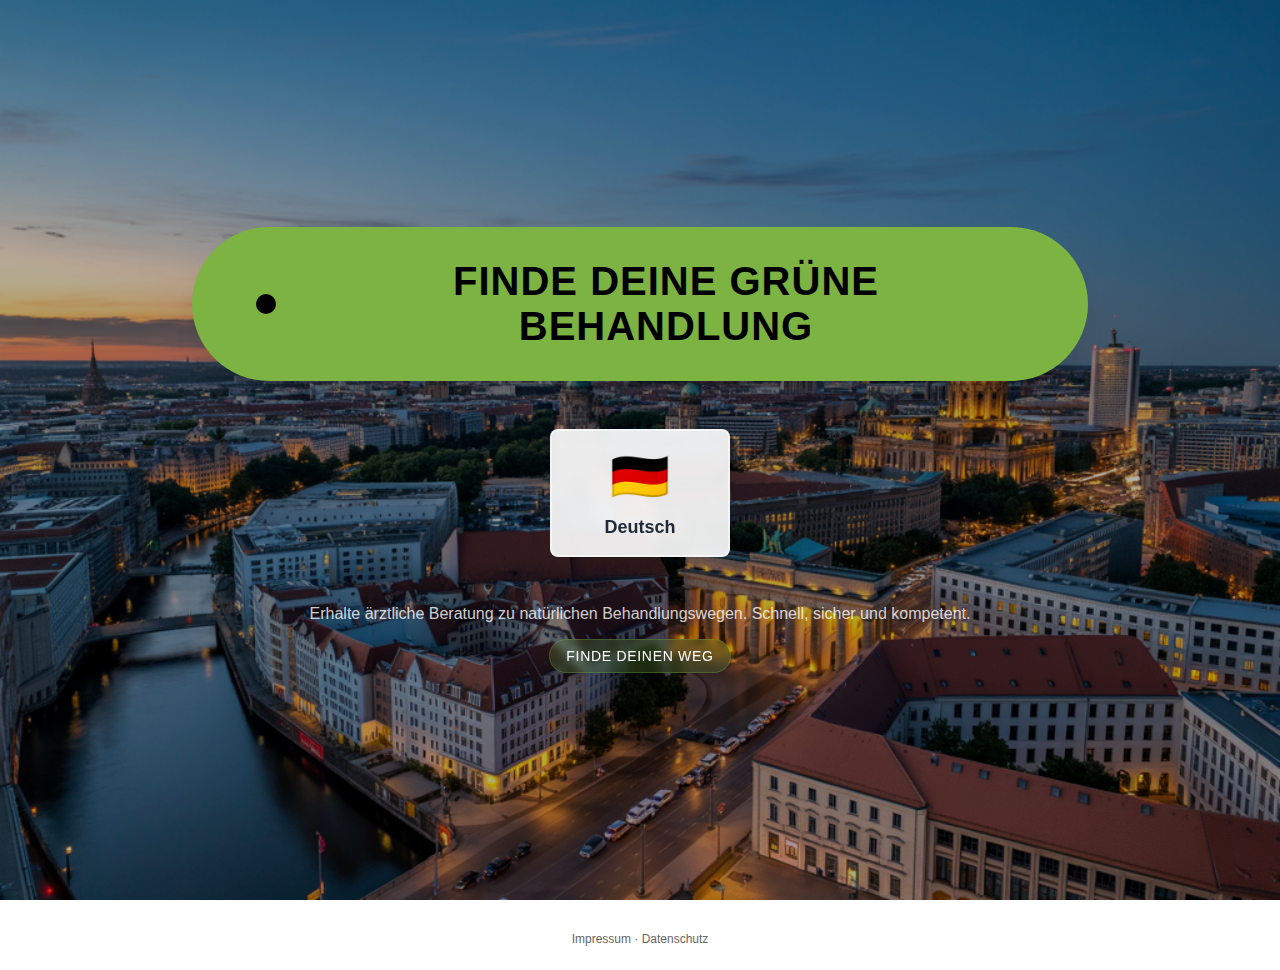
<file: index.html>
<!doctype html>
<html lang="de">

<head>
  <!-- TripleWhale Tracking - Must be first -->
  <link rel='preconnect dns-prefetch' href='https://api.config-security.com/' crossorigin />
  <link rel='preconnect dns-prefetch' href='https://conf.config-security.com/' crossorigin />
  <script>
    /* >> TriplePixel :: start*/
    window.TriplePixelData = { TripleName: "www.grunebalance.de", ver: "2.17", plat: "custom-msp", isHeadless: true }, function (W, H, A, L, E, _, B, N) { function O(U, T, P, H, R) { void 0 === R && (R = !1), H = new XMLHttpRequest, P ? (H.open("POST", U, !0), H.setRequestHeader("Content-Type", "text/plain")) : H.open("GET", U, !0), H.send(JSON.stringify(P || {})), H.onreadystatechange = function () { 4 === H.readyState && 200 === H.status ? (R = H.responseText, U.includes("/first") ? eval(R) : P || (N[B] = R)) : (299 < H.status || H.status < 200) && T && !R && (R = !0, O(U, T - 1, P)) } } if (N = window, !N[H + "sn"]) { N[H + "sn"] = 1, L = function () { return Date.now().toString(36) + "_" + Math.random().toString(36) }; try { A.setItem(H, 1 + (0 | A.getItem(H) || 0)), (E = JSON.parse(A.getItem(H + "U") || "[]")).push({ u: location.href, r: document.referrer, t: Date.now(), id: L() }), A.setItem(H + "U", JSON.stringify(E)) } catch (e) { } var i, m, p; A.getItem('"!nC`') || (_ = A, A = N, A[H] || (E = A[H] = function (t, e, a) { return void 0 === a && (a = []), "State" == t ? E.s : (W = L(), (E._q = E._q || []).push([W, t, e].concat(a)), W) }, E.s = "Installed", E._q = [], E.ch = W, B = "configSecurityConfModel", N[B] = 1, O("https://conf.config-security.com/model", 5), i = L(), m = A[atob("c2NyZWVu")], _.setItem("di_pmt_wt", i), p = { id: i, action: "profile", avatar: _.getItem("auth-security_rand_salt_"), time: m[atob("d2lkdGg=")] + ":" + m[atob("aGVpZ2h0")], host: A.TriplePixelData.TripleName, plat: A.TriplePixelData.plat, url: window.location.href.slice(0, 500), ref: document.referrer, ver: A.TriplePixelData.ver }, O("https://api.config-security.com/event", 5, p), O("https://api.config-security.com/first?host=www.grunebalance.de&plat=custom-msp", 5))) } }("", "TriplePixel", localStorage);
    /* << TriplePixel :: end*/
  </script>

  <meta charset="UTF-8" />
  <link rel="icon" type="image/x-icon" href="/favicon.ico" />
  <meta name="viewport" content="width=device-width, initial-scale=1.0" />
  <title>GRUNEBALANCE.DE - Find Your Way</title>
  <script type="module" crossorigin src="/assets/script.js"></script>
  <link rel="stylesheet" crossorigin href="/assets/style.css">
</head>

<body>
  <div id="root"></div>
  <footer class="site-footer">
    <nav><a href="/impressum.html">Impressum</a> · <a href="/datenschutz.html">Datenschutz</a></nav>
  </footer>
  <script>
    // Retarget any anchor with text "Impressum" to the internal static page
    (function () {
      function updateAnchorHref(anchor) {
        if (!anchor || anchor.tagName !== 'A') return;
        var text = (anchor.textContent || '').trim().toLowerCase();
        if (text === 'impressum') {
          anchor.setAttribute('href', '/impressum.html');
          anchor.setAttribute('rel', 'nofollow');
        }
      }
      function scan(node) {
        if (!node) return;
        if (node.nodeType === 1) { // element
          if (node.tagName === 'A') updateAnchorHref(node);
          var anchors = node.querySelectorAll ? node.querySelectorAll('a') : [];
          for (var i = 0; i < anchors.length; i++) updateAnchorHref(anchors[i]);
        }
      }
      var observer = new MutationObserver(function (mutations) {
        for (var i = 0; i < mutations.length; i++) {
          var m = mutations[i];
          if (m.addedNodes) {
            for (var j = 0; j < m.addedNodes.length; j++) scan(m.addedNodes[j]);
          }
        }
      });
      // Also retarget Datenschutz/Datenschutzerklärung anchors to internal static page
      function updatePrivacyAnchorHref(anchor) {
        if (!anchor || anchor.tagName !== 'A') return;
        var text = (anchor.textContent || '').trim().toLowerCase();
        if (text === 'datenschutz' || text === 'datenschutzerklärung' || text === 'datenschutzerklarung') {
          anchor.setAttribute('href', '/datenschutz.html');
          anchor.setAttribute('rel', 'nofollow');
        }
      }
      function scanPrivacy(node) {
        if (!node) return;
        if (node.nodeType === 1) {
          if (node.tagName === 'A') updatePrivacyAnchorHref(node);
          var anchors = node.querySelectorAll ? node.querySelectorAll('a') : [];
          for (var i = 0; i < anchors.length; i++) updatePrivacyAnchorHref(anchors[i]);
        }
      }
      scan(document);
      scanPrivacy(document);
      if (document.body) {
        observer.observe(document.body, { childList: true, subtree: true });
      } else {
        window.addEventListener('DOMContentLoaded', function () {
          if (document.body) observer.observe(document.body, { childList: true, subtree: true });
        });
      }
    })();
  </script>
  <style>
    .site-footer {
      margin: 32px 0 24px;
      text-align: center;
      color: #666;
      font-size: 12px
    }

    .site-footer a {
      color: inherit;
      text-decoration: none
    }

    .site-footer a:hover {
      text-decoration: underline
    }
  </style>
</body>

</html>
</file>
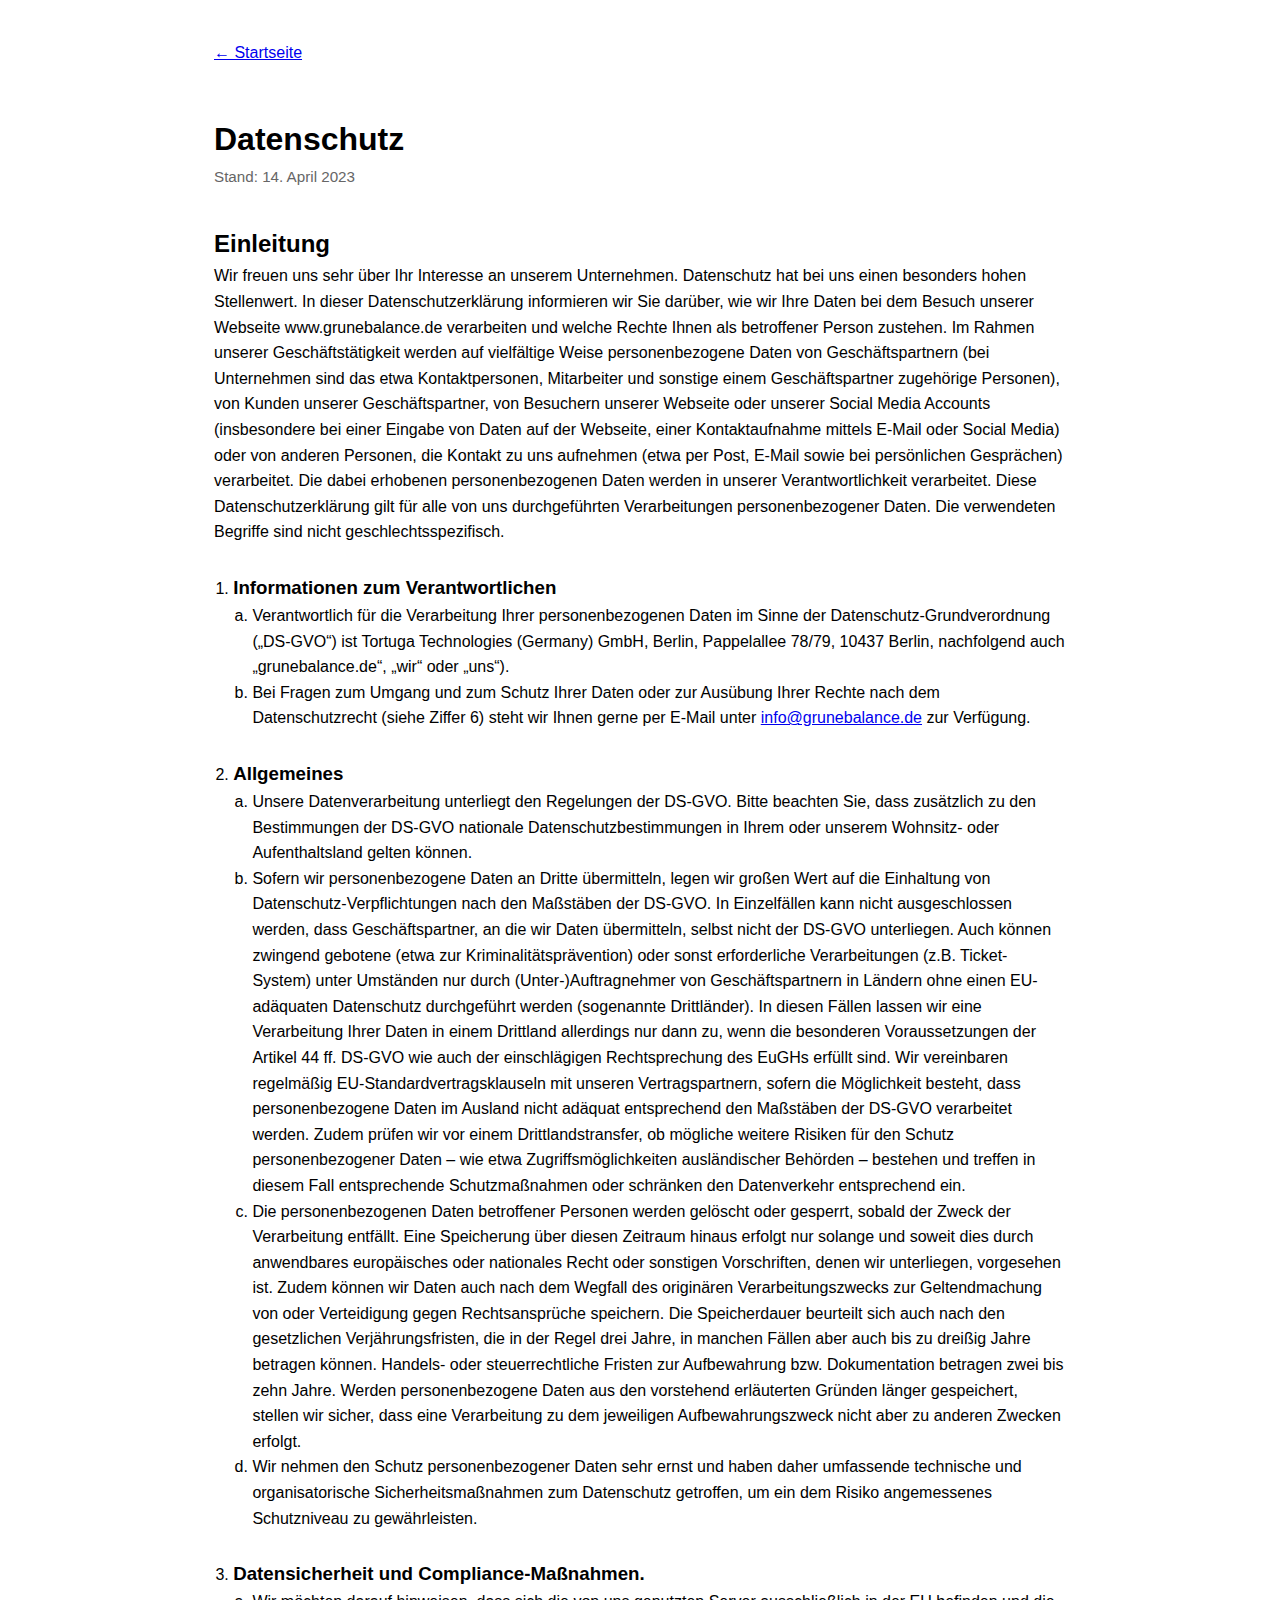
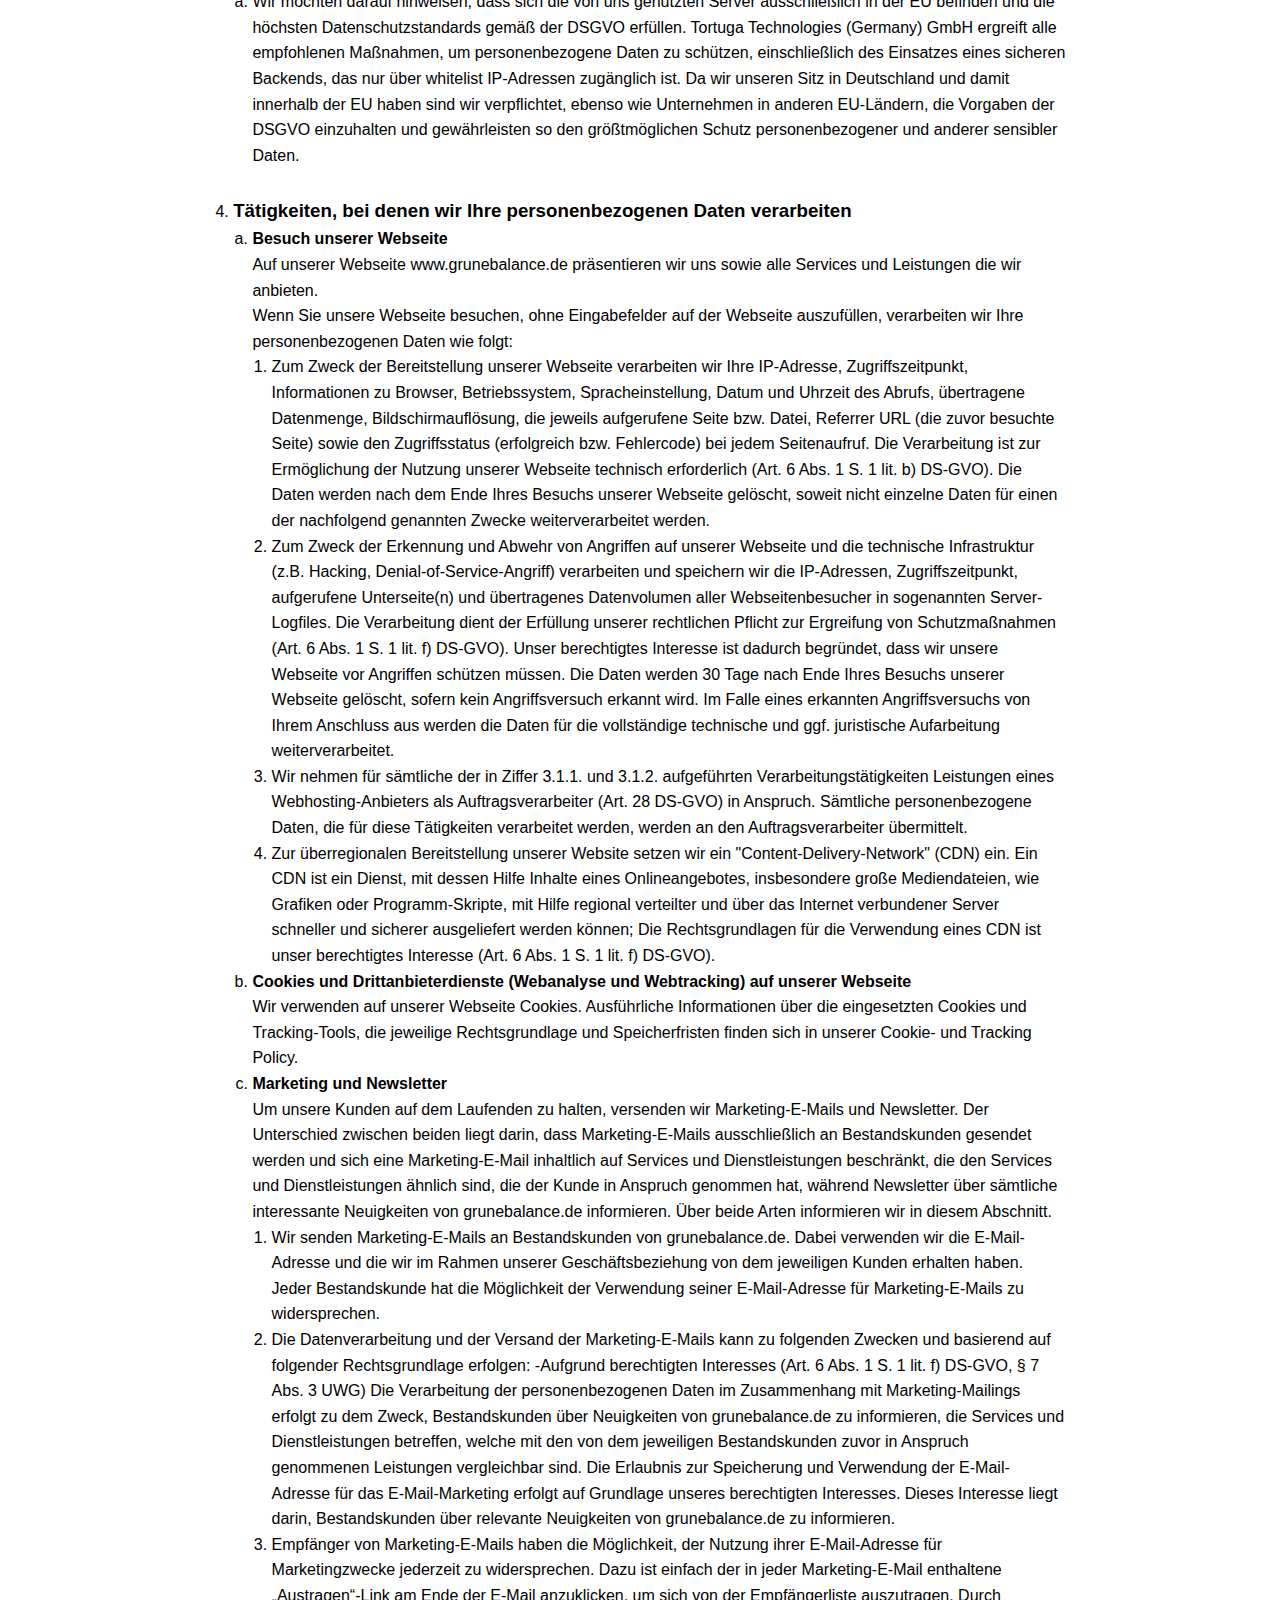
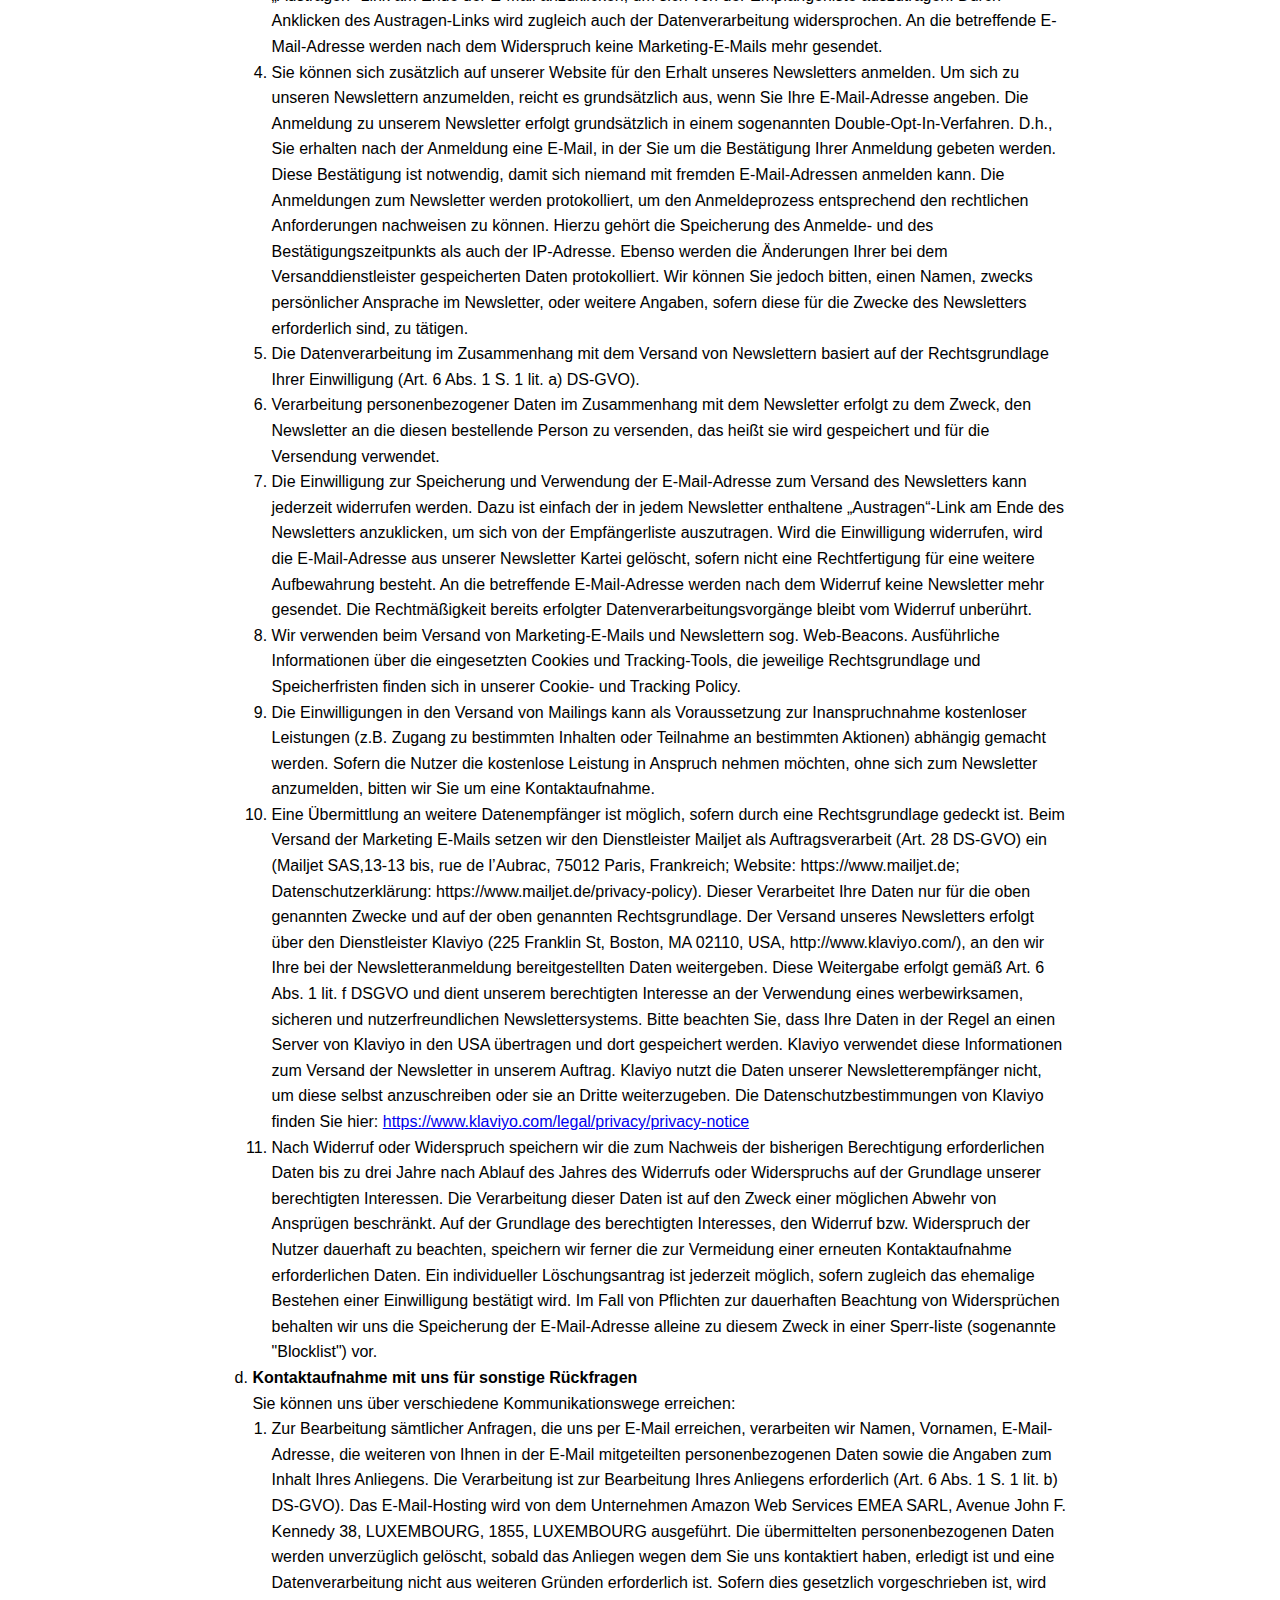
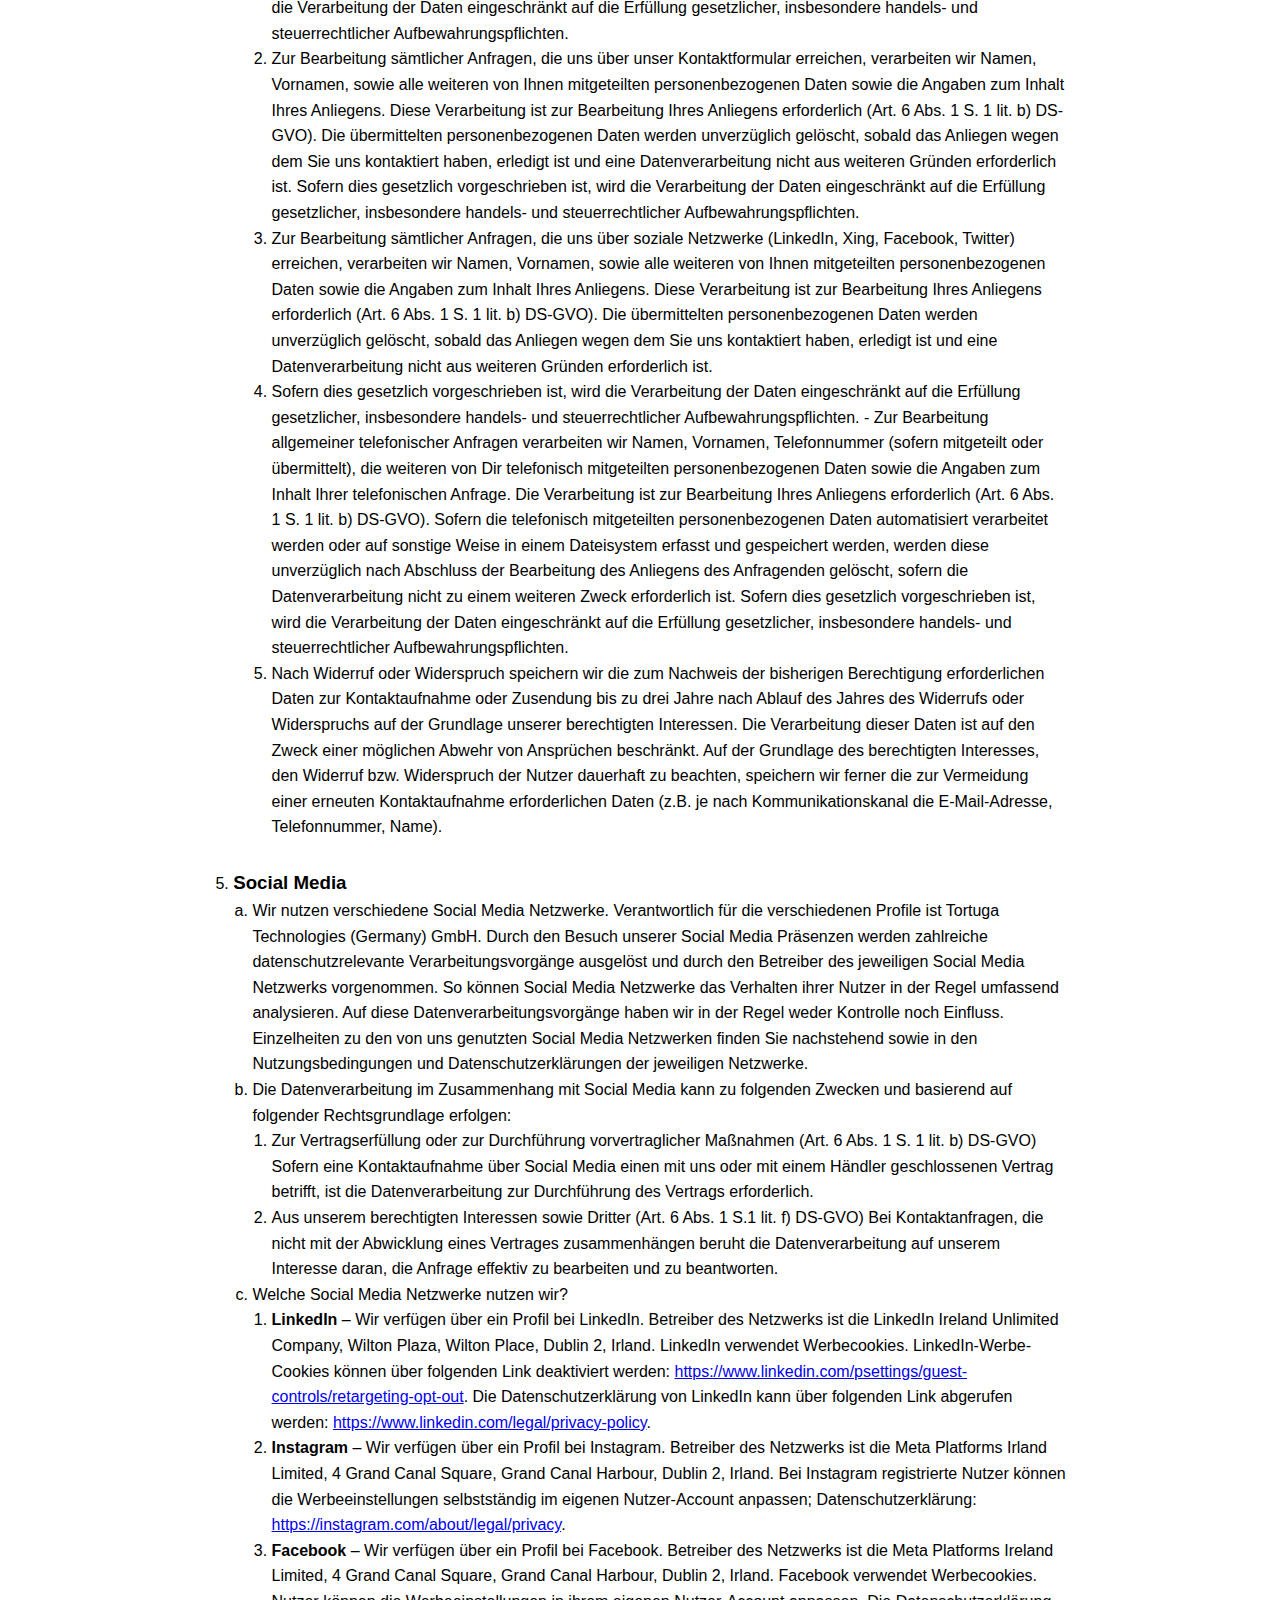
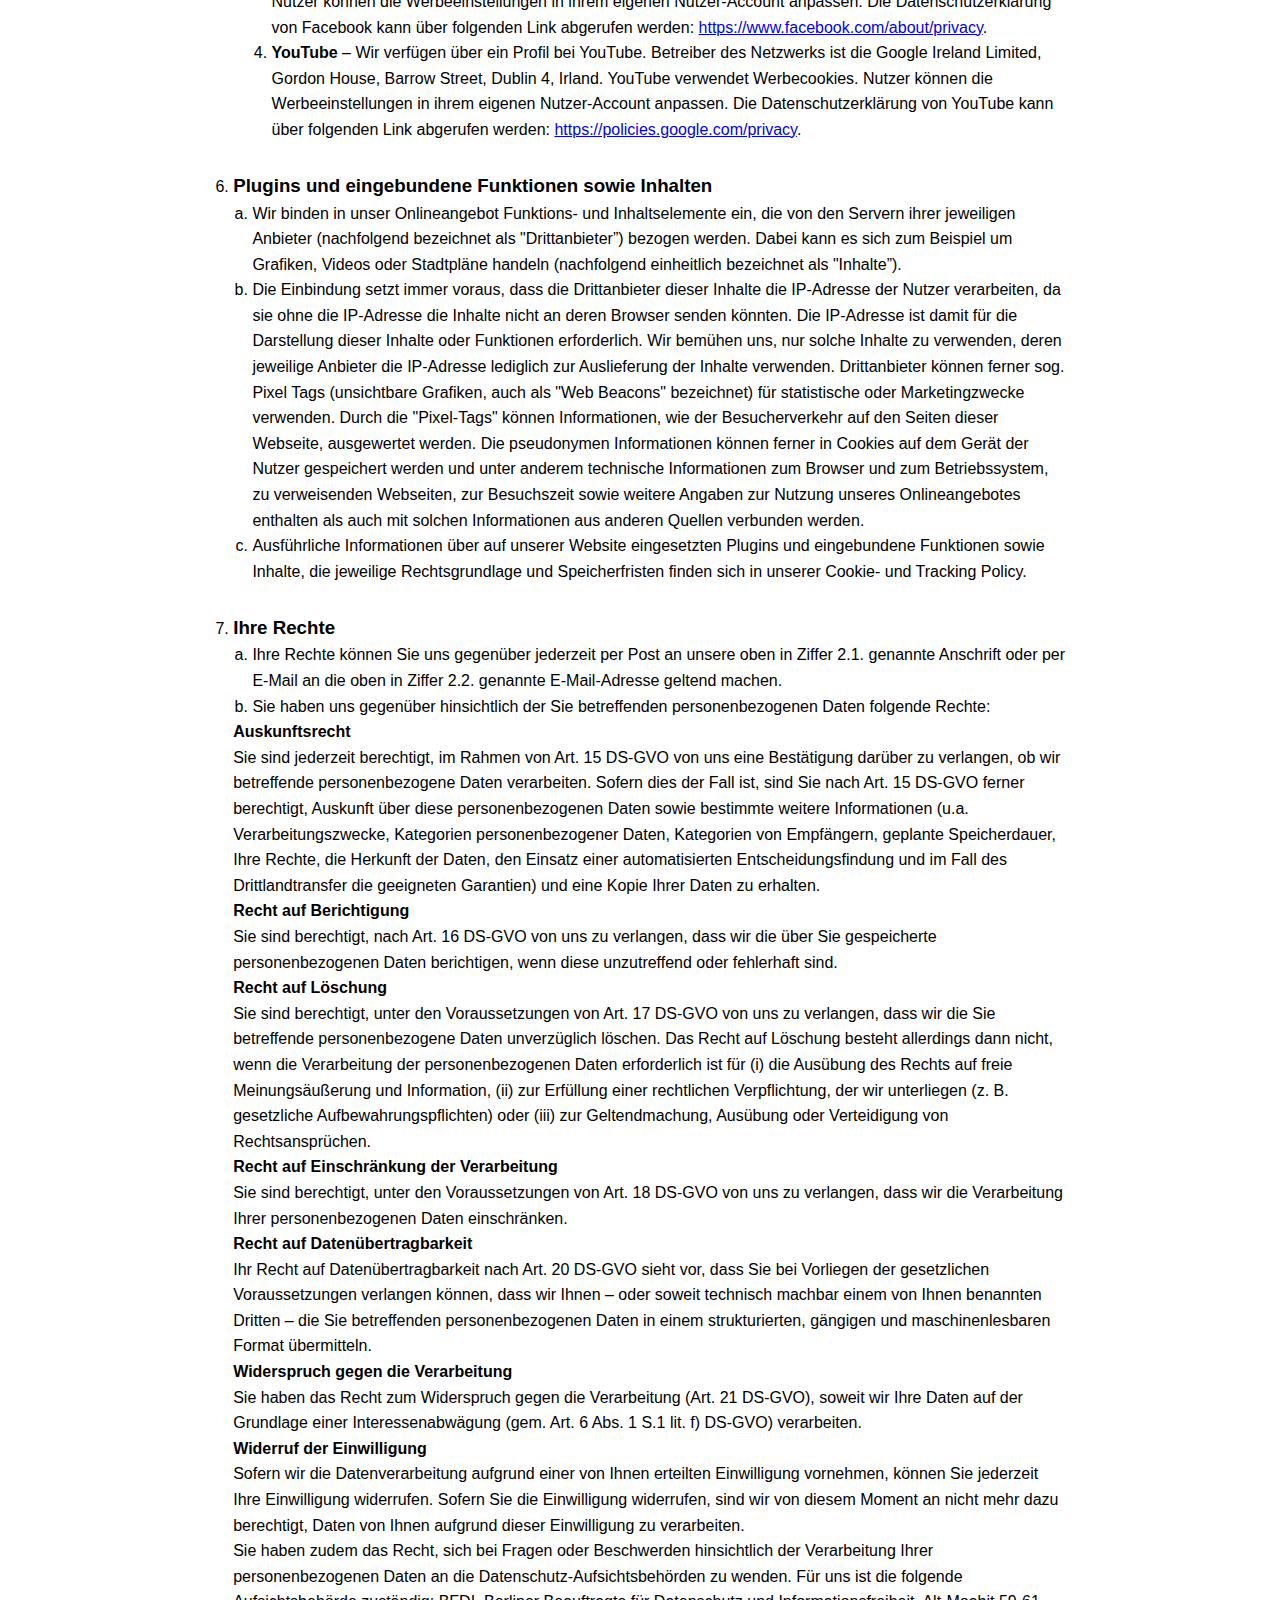
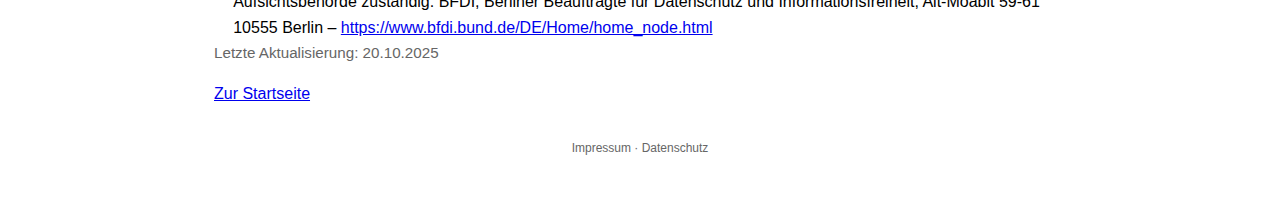
<file: datenschutz.html>
<!doctype html>
<html lang="de">

<head>
  <meta charset="UTF-8" />
  <meta name="viewport" content="width=device-width, initial-scale=1.0" />
  <title>Datenschutzerklärung | Grüne Balance</title>
  <link rel="icon" type="image/x-icon" href="/favicon.ico" />
  <link rel="stylesheet" crossorigin href="/assets/style.css">
  <style>
    body {
      max-width: 900px;
      margin: 0 auto;
      padding: 24px;
      line-height: 1.6;
    }

    h1,
    h2,
    h3 {
      margin-top: 1.5em;
    }

    header,
    footer {
      margin: 1rem 0;
    }

    .muted {
      color: #666;
      font-size: 0.95em;
    }

    ol {
      padding-left: 1.2em;
    }
  </style>
</head>

<body>
  <header>
    <a href="/" aria-label="Zur Startseite">← Startseite</a>
  </header>

  <main>
    <h1>Datenschutz</h1>
    <p class="muted">Stand: 14. April 2023</p>

    <h2>Einleitung</h2>
    <p>
      Wir freuen uns sehr über Ihr Interesse an unserem Unternehmen. Datenschutz hat bei uns einen besonders hohen
      Stellenwert. In dieser Datenschutzerklärung informieren wir Sie darüber, wie wir Ihre Daten bei dem Besuch unserer
      Webseite www.grunebalance.de verarbeiten und welche Rechte Ihnen als betroffener Person zustehen. Im Rahmen
      unserer Geschäftstätigkeit werden auf vielfältige Weise personenbezogene Daten von Geschäftspartnern (bei
      Unternehmen sind das etwa Kontaktpersonen, Mitarbeiter und sonstige einem Geschäftspartner zugehörige Personen),
      von Kunden unserer Geschäftspartner, von Besuchern unserer Webseite oder unserer Social Media Accounts
      (insbesondere bei einer Eingabe von Daten auf der Webseite, einer Kontaktaufnahme mittels E-Mail oder Social
      Media) oder von anderen Personen, die Kontakt zu uns aufnehmen (etwa per Post, E-Mail sowie bei persönlichen
      Gesprächen) verarbeitet. Die dabei erhobenen personenbezogenen Daten werden in unserer Verantwortlichkeit
      verarbeitet. Diese Datenschutzerklärung gilt für alle von uns durchgeführten Verarbeitungen personenbezogener
      Daten. Die verwendeten Begriffe sind nicht geschlechtsspezifisch.
    </p>

    <ol>
      <li>
        <h3>Informationen zum Verantwortlichen</h3>
        <ol type="a">
          <li>Verantwortlich für die Verarbeitung Ihrer personenbezogenen Daten im Sinne der Datenschutz-Grundverordnung
            („DS-GVO“) ist Tortuga Technologies (Germany) GmbH, Berlin, Pappelallee 78/79, 10437 Berlin, nachfolgend
            auch „grunebalance.de“, „wir“ oder „uns“).</li>
          <li>Bei Fragen zum Umgang und zum Schutz Ihrer Daten oder zur Ausübung Ihrer Rechte nach dem Datenschutzrecht
            (siehe Ziffer 6) steht wir Ihnen gerne per E-Mail unter <a
              href="mailto:info@grunebalance.de">info@grunebalance.de</a> zur Verfügung.</li>
        </ol>
      </li>
      <li>
        <h3>Allgemeines</h3>
        <ol type="a">
          <li>Unsere Datenverarbeitung unterliegt den Regelungen der DS-GVO. Bitte beachten Sie, dass zusätzlich zu den
            Bestimmungen der DS-GVO nationale Datenschutzbestimmungen in Ihrem oder unserem Wohnsitz- oder
            Aufenthaltsland gelten können.</li>
          <li>Sofern wir personenbezogene Daten an Dritte übermitteln, legen wir großen Wert auf die Einhaltung von
            Datenschutz-Verpflichtungen nach den Maßstäben der DS-GVO. In Einzelfällen kann nicht ausgeschlossen werden,
            dass Geschäftspartner, an die wir Daten übermitteln, selbst nicht der DS-GVO unterliegen. Auch können
            zwingend gebotene (etwa zur Kriminalitätsprävention) oder sonst erforderliche Verarbeitungen (z.B.
            Ticket-System) unter Umständen nur durch (Unter-)Auftragnehmer von Geschäftspartnern in Ländern ohne einen
            EU-adäquaten Datenschutz durchgeführt werden (sogenannte Drittländer). In diesen Fällen lassen wir eine
            Verarbeitung Ihrer Daten in einem Drittland allerdings nur dann zu, wenn die besonderen Voraussetzungen der
            Artikel 44 ff. DS-GVO wie auch der einschlägigen Rechtsprechung des EuGHs erfüllt sind. Wir vereinbaren
            regelmäßig EU-Standardvertragsklauseln mit unseren Vertragspartnern, sofern die Möglichkeit besteht, dass
            personenbezogene Daten im Ausland nicht adäquat entsprechend den Maßstäben der DS-GVO verarbeitet werden.
            Zudem prüfen wir vor einem Drittlandstransfer, ob mögliche weitere Risiken für den Schutz personenbezogener
            Daten – wie etwa Zugriffsmöglichkeiten ausländischer Behörden – bestehen und treffen in diesem Fall
            entsprechende Schutzmaßnahmen oder schränken den Datenverkehr entsprechend ein.</li>
          <li>Die personenbezogenen Daten betroffener Personen werden gelöscht oder gesperrt, sobald der Zweck der
            Verarbeitung entfällt. Eine Speicherung über diesen Zeitraum hinaus erfolgt nur solange und soweit dies
            durch anwendbares europäisches oder nationales Recht oder sonstigen Vorschriften, denen wir unterliegen,
            vorgesehen ist. Zudem können wir Daten auch nach dem Wegfall des originären Verarbeitungszwecks zur
            Geltendmachung von oder Verteidigung gegen Rechtsansprüche speichern. Die Speicherdauer beurteilt sich auch
            nach den gesetzlichen Verjährungsfristen, die in der Regel drei Jahre, in manchen Fällen aber auch bis zu
            dreißig Jahre betragen können. Handels- oder steuerrechtliche Fristen zur Aufbewahrung bzw. Dokumentation
            betragen zwei bis zehn Jahre. Werden personenbezogene Daten aus den vorstehend erläuterten Gründen länger
            gespeichert, stellen wir sicher, dass eine Verarbeitung zu dem jeweiligen Aufbewahrungszweck nicht aber zu
            anderen Zwecken erfolgt.</li>
          <li>Wir nehmen den Schutz personenbezogener Daten sehr ernst und haben daher umfassende technische und
            organisatorische Sicherheitsmaßnahmen zum Datenschutz getroffen, um ein dem Risiko angemessenes Schutzniveau
            zu gewährleisten.</li>
        </ol>
      </li>
      <li>
        <h3>Datensicherheit und Compliance-Maßnahmen.</h3>
        <ol type="a">
          <li>Wir möchten darauf hinweisen, dass sich die von uns genutzten Server ausschließlich in der EU befinden und
            die höchsten Datenschutzstandards gemäß der DSGVO erfüllen. Tortuga Technologies (Germany) GmbH ergreift
            alle empfohlenen Maßnahmen, um personenbezogene Daten zu schützen, einschließlich des Einsatzes eines
            sicheren Backends, das nur über whitelist IP-Adressen zugänglich ist. Da wir unseren Sitz in Deutschland und
            damit innerhalb der EU haben sind wir verpflichtet, ebenso wie Unternehmen in anderen EU-Ländern, die
            Vorgaben der DSGVO einzuhalten und gewährleisten so den größtmöglichen Schutz personenbezogener und anderer
            sensibler Daten.</li>
        </ol>
      </li>
      <li>
        <h3>Tätigkeiten, bei denen wir Ihre personenbezogenen Daten verarbeiten</h3>
        <ol type="a">
          <li>
            <strong>Besuch unserer Webseite</strong><br />
            Auf unserer Webseite www.grunebalance.de präsentieren wir uns sowie alle Services und Leistungen die wir
            anbieten.<br />
            Wenn Sie unsere Webseite besuchen, ohne Eingabefelder auf der Webseite auszufüllen, verarbeiten wir Ihre
            personenbezogenen Daten wie folgt:
            <ol>
              <li>Zum Zweck der Bereitstellung unserer Webseite verarbeiten wir Ihre IP-Adresse, Zugriffszeitpunkt,
                Informationen zu Browser, Betriebssystem, Spracheinstellung, Datum und Uhrzeit des Abrufs, übertragene
                Datenmenge, Bildschirmauflösung, die jeweils aufgerufene Seite bzw. Datei, Referrer URL (die zuvor
                besuchte Seite) sowie den Zugriffsstatus (erfolgreich bzw. Fehlercode) bei jedem Seitenaufruf. Die
                Verarbeitung ist zur Ermöglichung der Nutzung unserer Webseite technisch erforderlich (Art. 6 Abs. 1 S.
                1 lit. b) DS-GVO). Die Daten werden nach dem Ende Ihres Besuchs unserer Webseite gelöscht, soweit nicht
                einzelne Daten für einen der nachfolgend genannten Zwecke weiterverarbeitet werden.</li>
              <li>Zum Zweck der Erkennung und Abwehr von Angriffen auf unserer Webseite und die technische Infrastruktur
                (z.B. Hacking, Denial-of-Service-Angriff) verarbeiten und speichern wir die IP-Adressen,
                Zugriffszeitpunkt, aufgerufene Unterseite(n) und übertragenes Datenvolumen aller Webseitenbesucher in
                sogenannten Server-Logfiles. Die Verarbeitung dient der Erfüllung unserer rechtlichen Pflicht zur
                Ergreifung von Schutzmaßnahmen (Art. 6 Abs. 1 S. 1 lit. f) DS-GVO). Unser berechtigtes Interesse ist
                dadurch begründet, dass wir unsere Webseite vor Angriffen schützen müssen. Die Daten werden 30 Tage nach
                Ende Ihres Besuchs unserer Webseite gelöscht, sofern kein Angriffsversuch erkannt wird. Im Falle eines
                erkannten Angriffsversuchs von Ihrem Anschluss aus werden die Daten für die vollständige technische und
                ggf. juristische Aufarbeitung weiterverarbeitet.</li>
              <li>Wir nehmen für sämtliche der in Ziffer 3.1.1. und 3.1.2. aufgeführten Verarbeitungstätigkeiten
                Leistungen eines Webhosting-Anbieters als Auftragsverarbeiter (Art. 28 DS-GVO) in Anspruch. Sämtliche
                personenbezogene Daten, die für diese Tätigkeiten verarbeitet werden, werden an den Auftragsverarbeiter
                übermittelt.</li>
              <li>Zur überregionalen Bereitstellung unserer Website setzen wir ein "Content-Delivery-Network" (CDN) ein.
                Ein CDN ist ein Dienst, mit dessen Hilfe Inhalte eines Onlineangebotes, insbesondere große
                Mediendateien, wie Grafiken oder Programm-Skripte, mit Hilfe regional verteilter und über das Internet
                verbundener Server schneller und sicherer ausgeliefert werden können; Die Rechtsgrundlagen für die
                Verwendung eines CDN ist unser berechtigtes Interesse (Art. 6 Abs. 1 S. 1 lit. f) DS-GVO).</li>
            </ol>
          </li>
          <li>
            <strong>Cookies und Drittanbieterdienste (Webanalyse und Webtracking) auf unserer Webseite</strong><br />
            Wir verwenden auf unserer Webseite Cookies. Ausführliche Informationen über die eingesetzten Cookies und
            Tracking-Tools, die jeweilige Rechtsgrundlage und Speicherfristen finden sich in unserer Cookie- und
            Tracking Policy.
          </li>
          <li>
            <strong>Marketing und Newsletter</strong><br />
            Um unsere Kunden auf dem Laufenden zu halten, versenden wir Marketing-E-Mails und Newsletter. Der
            Unterschied zwischen beiden liegt darin, dass Marketing-E-Mails ausschließlich an Bestandskunden gesendet
            werden und sich eine Marketing-E-Mail inhaltlich auf Services und Dienstleistungen beschränkt, die den
            Services und Dienstleistungen ähnlich sind, die der Kunde in Anspruch genommen hat, während Newsletter über
            sämtliche interessante Neuigkeiten von grunebalance.de informieren. Über beide Arten informieren wir in
            diesem Abschnitt.
            <ol>
              <li>Wir senden Marketing-E-Mails an Bestandskunden von grunebalance.de. Dabei verwenden wir die
                E-Mail-Adresse und die wir im Rahmen unserer Geschäftsbeziehung von dem jeweiligen Kunden erhalten
                haben. Jeder Bestandskunde hat die Möglichkeit der Verwendung seiner E-Mail-Adresse für
                Marketing-E-Mails zu widersprechen.</li>
              <li>Die Datenverarbeitung und der Versand der Marketing-E-Mails kann zu folgenden Zwecken und basierend
                auf folgender Rechtsgrundlage erfolgen: -Aufgrund berechtigten Interesses (Art. 6 Abs. 1 S. 1 lit. f)
                DS-GVO, § 7 Abs. 3 UWG) Die Verarbeitung der personenbezogenen Daten im Zusammenhang mit
                Marketing-Mailings erfolgt zu dem Zweck, Bestandskunden über Neuigkeiten von grunebalance.de zu
                informieren, die Services und Dienstleistungen betreffen, welche mit den von dem jeweiligen
                Bestandskunden zuvor in Anspruch genommenen Leistungen vergleichbar sind. Die Erlaubnis zur Speicherung
                und Verwendung der E-Mail-Adresse für das E-Mail-Marketing erfolgt auf Grundlage unseres berechtigten
                Interesses. Dieses Interesse liegt darin, Bestandskunden über relevante Neuigkeiten von grunebalance.de
                zu informieren.</li>
              <li>Empfänger von Marketing-E-Mails haben die Möglichkeit, der Nutzung ihrer E-Mail-Adresse für
                Marketingzwecke jederzeit zu widersprechen. Dazu ist einfach der in jeder Marketing-E-Mail enthaltene
                „Austragen“-Link am Ende der E-Mail anzuklicken, um sich von der Empfängerliste auszutragen. Durch
                Anklicken des Austragen-Links wird zugleich auch der Datenverarbeitung widersprochen. An die betreffende
                E-Mail-Adresse werden nach dem Widerspruch keine Marketing-E-Mails mehr gesendet.</li>
              <li>Sie können sich zusätzlich auf unserer Website für den Erhalt unseres Newsletters anmelden. Um sich zu
                unseren Newslettern anzumelden, reicht es grundsätzlich aus, wenn Sie Ihre E-Mail-Adresse angeben. Die
                Anmeldung zu unserem Newsletter erfolgt grundsätzlich in einem sogenannten Double-Opt-In-Verfahren.
                D.h., Sie erhalten nach der Anmeldung eine E-Mail, in der Sie um die Bestätigung Ihrer Anmeldung gebeten
                werden. Diese Bestätigung ist notwendig, damit sich niemand mit fremden E-Mail-Adressen anmelden kann.
                Die Anmeldungen zum Newsletter werden protokolliert, um den Anmeldeprozess entsprechend den rechtlichen
                Anforderungen nachweisen zu können. Hierzu gehört die Speicherung des Anmelde- und des
                Bestätigungszeitpunkts als auch der IP-Adresse. Ebenso werden die Änderungen Ihrer bei dem
                Versanddienstleister gespeicherten Daten protokolliert. Wir können Sie jedoch bitten, einen Namen,
                zwecks persönlicher Ansprache im Newsletter, oder weitere Angaben, sofern diese für die Zwecke des
                Newsletters erforderlich sind, zu tätigen.</li>
              <li>Die Datenverarbeitung im Zusammenhang mit dem Versand von Newslettern basiert auf der Rechtsgrundlage
                Ihrer Einwilligung (Art. 6 Abs. 1 S. 1 lit. a) DS-GVO).</li>
              <li>Verarbeitung personenbezogener Daten im Zusammenhang mit dem Newsletter erfolgt zu dem Zweck, den
                Newsletter an die diesen bestellende Person zu versenden, das heißt sie wird gespeichert und für die
                Versendung verwendet.</li>
              <li>Die Einwilligung zur Speicherung und Verwendung der E-Mail-Adresse zum Versand des Newsletters kann
                jederzeit widerrufen werden. Dazu ist einfach der in jedem Newsletter enthaltene „Austragen“-Link am
                Ende des Newsletters anzuklicken, um sich von der Empfängerliste auszutragen. Wird die Einwilligung
                widerrufen, wird die E-Mail-Adresse aus unserer Newsletter Kartei gelöscht, sofern nicht eine
                Rechtfertigung für eine weitere Aufbewahrung besteht. An die betreffende E-Mail-Adresse werden nach dem
                Widerruf keine Newsletter mehr gesendet. Die Rechtmäßigkeit bereits erfolgter Datenverarbeitungsvorgänge
                bleibt vom Widerruf unberührt.</li>
              <li>Wir verwenden beim Versand von Marketing-E-Mails und Newslettern sog. Web-Beacons. Ausführliche
                Informationen über die eingesetzten Cookies und Tracking-Tools, die jeweilige Rechtsgrundlage und
                Speicherfristen finden sich in unserer Cookie- und Tracking Policy.</li>
              <li>Die Einwilligungen in den Versand von Mailings kann als Voraussetzung zur Inanspruchnahme kostenloser
                Leistungen (z.B. Zugang zu bestimmten Inhalten oder Teilnahme an bestimmten Aktionen) abhängig gemacht
                werden. Sofern die Nutzer die kostenlose Leistung in Anspruch nehmen möchten, ohne sich zum Newsletter
                anzumelden, bitten wir Sie um eine Kontaktaufnahme.</li>
              <li>Eine Übermittlung an weitere Datenempfänger ist möglich, sofern durch eine Rechtsgrundlage gedeckt
                ist. Beim Versand der Marketing E-Mails setzen wir den Dienstleister Mailjet als Auftragsverarbeit (Art.
                28 DS-GVO) ein (Mailjet SAS,13-13 bis, rue de l’Aubrac, 75012 Paris, Frankreich; Website:
                https://www.mailjet.de; Datenschutzerklärung: https://www.mailjet.de/privacy-policy). Dieser Verarbeitet
                Ihre Daten nur für die oben genannten Zwecke und auf der oben genannten Rechtsgrundlage. Der Versand
                unseres Newsletters erfolgt über den Dienstleister Klaviyo (225 Franklin St, Boston, MA 02110, USA,
                http://www.klaviyo.com/), an den wir Ihre bei der Newsletteranmeldung bereitgestellten Daten
                weitergeben. Diese Weitergabe erfolgt gemäß Art. 6 Abs. 1 lit. f DSGVO und dient unserem berechtigten
                Interesse an der Verwendung eines werbewirksamen, sicheren und nutzerfreundlichen Newslettersystems.
                Bitte beachten Sie, dass Ihre Daten in der Regel an einen Server von Klaviyo in den USA übertragen und
                dort gespeichert werden. Klaviyo verwendet diese Informationen zum Versand der Newsletter in unserem
                Auftrag. Klaviyo nutzt die Daten unserer Newsletterempfänger nicht, um diese selbst anzuschreiben oder
                sie an Dritte weiterzugeben. Die Datenschutzbestimmungen von Klaviyo finden Sie hier: <a
                  href="https://www.klaviyo.com/legal/privacy/privacy-notice">https://www.klaviyo.com/legal/privacy/privacy-notice</a>
              </li>
              <li>Nach Widerruf oder Widerspruch speichern wir die zum Nachweis der bisherigen Berechtigung
                erforderlichen Daten bis zu drei Jahre nach Ablauf des Jahres des Widerrufs oder Widerspruchs auf der
                Grundlage unserer berechtigten Interessen. Die Verarbeitung dieser Daten ist auf den Zweck einer
                möglichen Abwehr von Ansprügen beschränkt. Auf der Grundlage des berechtigten Interesses, den Widerruf
                bzw. Widerspruch der Nutzer dauerhaft zu beachten, speichern wir ferner die zur Vermeidung einer
                erneuten Kontaktaufnahme erforderlichen Daten. Ein individueller Löschungsantrag ist jederzeit möglich,
                sofern zugleich das ehemalige Bestehen einer Einwilligung bestätigt wird. Im Fall von Pflichten zur
                dauerhaften Beachtung von Widersprüchen behalten wir uns die Speicherung der E-Mail-Adresse alleine zu
                diesem Zweck in einer Sperr-liste (sogenannte "Blocklist") vor.</li>
            </ol>
          </li>
          <li>
            <strong>Kontaktaufnahme mit uns für sonstige Rückfragen</strong><br />
            Sie können uns über verschiedene Kommunikationswege erreichen:
            <ol>
              <li>Zur Bearbeitung sämtlicher Anfragen, die uns per E-Mail erreichen, verarbeiten wir Namen, Vornamen,
                E-Mail-Adresse, die weiteren von Ihnen in der E-Mail mitgeteilten personenbezogenen Daten sowie die
                Angaben zum Inhalt Ihres Anliegens. Die Verarbeitung ist zur Bearbeitung Ihres Anliegens erforderlich
                (Art. 6 Abs. 1 S. 1 lit. b) DS-GVO). Das E-Mail-Hosting wird von dem Unternehmen Amazon Web Services
                EMEA SARL, Avenue John F. Kennedy 38, LUXEMBOURG, 1855, LUXEMBOURG ausgeführt. Die übermittelten
                personenbezogenen Daten werden unverzüglich gelöscht, sobald das Anliegen wegen dem Sie uns kontaktiert
                haben, erledigt ist und eine Datenverarbeitung nicht aus weiteren Gründen erforderlich ist. Sofern dies
                gesetzlich vorgeschrieben ist, wird die Verarbeitung der Daten eingeschränkt auf die Erfüllung
                gesetzlicher, insbesondere handels- und steuerrechtlicher Aufbewahrungspflichten.</li>
              <li>Zur Bearbeitung sämtlicher Anfragen, die uns über unser Kontaktformular erreichen, verarbeiten wir
                Namen, Vornamen, sowie alle weiteren von Ihnen mitgeteilten personenbezogenen Daten sowie die Angaben
                zum Inhalt Ihres Anliegens. Diese Verarbeitung ist zur Bearbeitung Ihres Anliegens erforderlich (Art. 6
                Abs. 1 S. 1 lit. b) DS-GVO). Die übermittelten personenbezogenen Daten werden unverzüglich gelöscht,
                sobald das Anliegen wegen dem Sie uns kontaktiert haben, erledigt ist und eine Datenverarbeitung nicht
                aus weiteren Gründen erforderlich ist. Sofern dies gesetzlich vorgeschrieben ist, wird die Verarbeitung
                der Daten eingeschränkt auf die Erfüllung gesetzlicher, insbesondere handels- und steuerrechtlicher
                Aufbewahrungspflichten.</li>
              <li>Zur Bearbeitung sämtlicher Anfragen, die uns über soziale Netzwerke (LinkedIn, Xing, Facebook,
                Twitter) erreichen, verarbeiten wir Namen, Vornamen, sowie alle weiteren von Ihnen mitgeteilten
                personenbezogenen Daten sowie die Angaben zum Inhalt Ihres Anliegens. Diese Verarbeitung ist zur
                Bearbeitung Ihres Anliegens erforderlich (Art. 6 Abs. 1 S. 1 lit. b) DS-GVO). Die übermittelten
                personenbezogenen Daten werden unverzüglich gelöscht, sobald das Anliegen wegen dem Sie uns kontaktiert
                haben, erledigt ist und eine Datenverarbeitung nicht aus weiteren Gründen erforderlich ist.</li>
              <li>Sofern dies gesetzlich vorgeschrieben ist, wird die Verarbeitung der Daten eingeschränkt auf die
                Erfüllung gesetzlicher, insbesondere handels- und steuerrechtlicher Aufbewahrungspflichten. - Zur
                Bearbeitung allgemeiner telefonischer Anfragen verarbeiten wir Namen, Vornamen, Telefonnummer (sofern
                mitgeteilt oder übermittelt), die weiteren von Dir telefonisch mitgeteilten personenbezogenen Daten
                sowie die Angaben zum Inhalt Ihrer telefonischen Anfrage. Die Verarbeitung ist zur Bearbeitung Ihres
                Anliegens erforderlich (Art. 6 Abs. 1 S. 1 lit. b) DS-GVO). Sofern die telefonisch mitgeteilten
                personenbezogenen Daten automatisiert verarbeitet werden oder auf sonstige Weise in einem Dateisystem
                erfasst und gespeichert werden, werden diese unverzüglich nach Abschluss der Bearbeitung des Anliegens
                des Anfragenden gelöscht, sofern die Datenverarbeitung nicht zu einem weiteren Zweck erforderlich ist.
                Sofern dies gesetzlich vorgeschrieben ist, wird die Verarbeitung der Daten eingeschränkt auf die
                Erfüllung gesetzlicher, insbesondere handels- und steuerrechtlicher Aufbewahrungspflichten.</li>
              <li>Nach Widerruf oder Widerspruch speichern wir die zum Nachweis der bisherigen Berechtigung
                erforderlichen Daten zur Kontaktaufnahme oder Zusendung bis zu drei Jahre nach Ablauf des Jahres des
                Widerrufs oder Widerspruchs auf der Grundlage unserer berechtigten Interessen. Die Verarbeitung dieser
                Daten ist auf den Zweck einer möglichen Abwehr von Ansprüchen beschränkt. Auf der Grundlage des
                berechtigten Interesses, den Widerruf bzw. Widerspruch der Nutzer dauerhaft zu beachten, speichern wir
                ferner die zur Vermeidung einer erneuten Kontaktaufnahme erforderlichen Daten (z.B. je nach
                Kommunikationskanal die E-Mail-Adresse, Telefonnummer, Name).</li>
            </ol>
          </li>
        </ol>
      </li>
      <li>
        <h3>Social Media</h3>
        <ol type="a">
          <li>Wir nutzen verschiedene Social Media Netzwerke. Verantwortlich für die verschiedenen Profile ist Tortuga
            Technologies (Germany) GmbH. Durch den Besuch unserer Social Media Präsenzen werden zahlreiche
            datenschutzrelevante Verarbeitungsvorgänge ausgelöst und durch den Betreiber des jeweiligen Social Media
            Netzwerks vorgenommen. So können Social Media Netzwerke das Verhalten ihrer Nutzer in der Regel umfassend
            analysieren. Auf diese Datenverarbeitungsvorgänge haben wir in der Regel weder Kontrolle noch Einfluss.
            Einzelheiten zu den von uns genutzten Social Media Netzwerken finden Sie nachstehend sowie in den
            Nutzungsbedingungen und Datenschutzerklärungen der jeweiligen Netzwerke.</li>
          <li>Die Datenverarbeitung im Zusammenhang mit Social Media kann zu folgenden Zwecken und basierend auf
            folgender Rechtsgrundlage erfolgen:
            <ol>
              <li>Zur Vertragserfüllung oder zur Durchführung vorvertraglicher Maßnahmen (Art. 6 Abs. 1 S. 1 lit. b)
                DS-GVO) Sofern eine Kontaktaufnahme über Social Media einen mit uns oder mit einem Händler geschlossenen
                Vertrag betrifft, ist die Datenverarbeitung zur Durchführung des Vertrags erforderlich.</li>
              <li>Aus unserem berechtigten Interessen sowie Dritter (Art. 6 Abs. 1 S.1 lit. f) DS-GVO) Bei
                Kontaktanfragen, die nicht mit der Abwicklung eines Vertrages zusammenhängen beruht die
                Datenverarbeitung auf unserem Interesse daran, die Anfrage effektiv zu bearbeiten und zu beantworten.
              </li>
            </ol>
          </li>
          <li>
            Welche Social Media Netzwerke nutzen wir?
            <ol>
              <li><strong>LinkedIn</strong> – Wir verfügen über ein Profil bei LinkedIn. Betreiber des Netzwerks ist die
                LinkedIn Ireland Unlimited Company, Wilton Plaza, Wilton Place, Dublin 2, Irland. LinkedIn verwendet
                Werbecookies. LinkedIn-Werbe-Cookies können über folgenden Link deaktiviert werden: <a
                  href="https://www.linkedin.com/psettings/guest-controls/retargeting-opt-out">https://www.linkedin.com/psettings/guest-controls/retargeting-opt-out</a>.
                Die Datenschutzerklärung von LinkedIn kann über folgenden Link abgerufen werden: <a
                  href="https://www.linkedin.com/legal/privacy-policy">https://www.linkedin.com/legal/privacy-policy</a>.
              </li>
              <li><strong>Instagram</strong> – Wir verfügen über ein Profil bei Instagram. Betreiber des Netzwerks ist
                die Meta Platforms Irland Limited, 4 Grand Canal Square, Grand Canal Harbour, Dublin 2, Irland. Bei
                Instagram registrierte Nutzer können die Werbeeinstellungen selbstständig im eigenen Nutzer-Account
                anpassen; Datenschutzerklärung: <a
                  href="https://instagram.com/about/legal/privacy">https://instagram.com/about/legal/privacy</a>.</li>
              <li><strong>Facebook</strong> – Wir verfügen über ein Profil bei Facebook. Betreiber des Netzwerks ist die
                Meta Platforms Ireland Limited, 4 Grand Canal Square, Grand Canal Harbour, Dublin 2, Irland. Facebook
                verwendet Werbecookies. Nutzer können die Werbeeinstellungen in ihrem eigenen Nutzer-Account anpassen.
                Die Datenschutzerklärung von Facebook kann über folgenden Link abgerufen werden: <a
                  href="https://www.facebook.com/about/privacy">https://www.facebook.com/about/privacy</a>.</li>
              <li><strong>YouTube</strong> – Wir verfügen über ein Profil bei YouTube. Betreiber des Netzwerks ist die
                Google Ireland Limited, Gordon House, Barrow Street, Dublin 4, Irland. YouTube verwendet Werbecookies.
                Nutzer können die Werbeeinstellungen in ihrem eigenen Nutzer-Account anpassen. Die Datenschutzerklärung
                von YouTube kann über folgenden Link abgerufen werden: <a
                  href="https://policies.google.com/privacy">https://policies.google.com/privacy</a>.</li>
            </ol>
          </li>
        </ol>
      </li>
      <li>
        <h3>Plugins und eingebundene Funktionen sowie Inhalten</h3>
        <ol type="a">
          <li>Wir binden in unser Onlineangebot Funktions- und Inhaltselemente ein, die von den Servern ihrer jeweiligen
            Anbieter (nachfolgend bezeichnet als "Drittanbieter”) bezogen werden. Dabei kann es sich zum Beispiel um
            Grafiken, Videos oder Stadtpläne handeln (nachfolgend einheitlich bezeichnet als "Inhalte”).</li>
          <li>Die Einbindung setzt immer voraus, dass die Drittanbieter dieser Inhalte die IP-Adresse der Nutzer
            verarbeiten, da sie ohne die IP-Adresse die Inhalte nicht an deren Browser senden könnten. Die IP-Adresse
            ist damit für die Darstellung dieser Inhalte oder Funktionen erforderlich. Wir bemühen uns, nur solche
            Inhalte zu verwenden, deren jeweilige Anbieter die IP-Adresse lediglich zur Auslieferung der Inhalte
            verwenden. Drittanbieter können ferner sog. Pixel Tags (unsichtbare Grafiken, auch als "Web Beacons"
            bezeichnet) für statistische oder Marketingzwecke verwenden. Durch die "Pixel-Tags" können Informationen,
            wie der Besucherverkehr auf den Seiten dieser Webseite, ausgewertet werden. Die pseudonymen Informationen
            können ferner in Cookies auf dem Gerät der Nutzer gespeichert werden und unter anderem technische
            Informationen zum Browser und zum Betriebssystem, zu verweisenden Webseiten, zur Besuchszeit sowie weitere
            Angaben zur Nutzung unseres Onlineangebotes enthalten als auch mit solchen Informationen aus anderen Quellen
            verbunden werden.</li>
          <li>Ausführliche Informationen über auf unserer Website eingesetzten Plugins und eingebundene Funktionen sowie
            Inhalte, die jeweilige Rechtsgrundlage und Speicherfristen finden sich in unserer Cookie- und Tracking
            Policy.</li>
        </ol>
      </li>
      <li>
        <h3>Ihre Rechte</h3>
        <ol type="a">
          <li>Ihre Rechte können Sie uns gegenüber jederzeit per Post an unsere oben in Ziffer 2.1. genannte Anschrift
            oder per E-Mail an die oben in Ziffer 2.2. genannte E-Mail-Adresse geltend machen.</li>
          <li>Sie haben uns gegenüber hinsichtlich der Sie betreffenden personenbezogenen Daten folgende Rechte:</li>
        </ol>
        <p><strong>Auskunftsrecht</strong><br />
          Sie sind jederzeit berechtigt, im Rahmen von Art. 15 DS-GVO von uns eine Bestätigung darüber zu verlangen, ob
          wir betreffende personenbezogene Daten verarbeiten. Sofern dies der Fall ist, sind Sie nach Art. 15 DS-GVO
          ferner berechtigt, Auskunft über diese personenbezogenen Daten sowie bestimmte weitere Informationen (u.a.
          Verarbeitungszwecke, Kategorien personenbezogener Daten, Kategorien von Empfängern, geplante Speicherdauer,
          Ihre Rechte, die Herkunft der Daten, den Einsatz einer automatisierten Entscheidungsfindung und im Fall des
          Drittlandtransfer die geeigneten Garantien) und eine Kopie Ihrer Daten zu erhalten.</p>
        <p><strong>Recht auf Berichtigung</strong><br />
          Sie sind berechtigt, nach Art. 16 DS-GVO von uns zu verlangen, dass wir die über Sie gespeicherte
          personenbezogenen Daten berichtigen, wenn diese unzutreffend oder fehlerhaft sind.</p>
        <p><strong>Recht auf Löschung</strong><br />
          Sie sind berechtigt, unter den Voraussetzungen von Art. 17 DS-GVO von uns zu verlangen, dass wir die Sie
          betreffende personenbezogene Daten unverzüglich löschen. Das Recht auf Löschung besteht allerdings dann nicht,
          wenn die Verarbeitung der personenbezogenen Daten erforderlich ist für (i) die Ausübung des Rechts auf freie
          Meinungsäußerung und Information, (ii) zur Erfüllung einer rechtlichen Verpflichtung, der wir unterliegen (z.
          B. gesetzliche Aufbewahrungspflichten) oder (iii) zur Geltendmachung, Ausübung oder Verteidigung von
          Rechtsansprüchen.</p>
        <p><strong>Recht auf Einschränkung der Verarbeitung</strong><br />
          Sie sind berechtigt, unter den Voraussetzungen von Art. 18 DS-GVO von uns zu verlangen, dass wir die
          Verarbeitung Ihrer personenbezogenen Daten einschränken.</p>
        <p><strong>Recht auf Datenübertragbarkeit</strong><br />
          Ihr Recht auf Datenübertragbarkeit nach Art. 20 DS-GVO sieht vor, dass Sie bei Vorliegen der gesetzlichen
          Voraussetzungen verlangen können, dass wir Ihnen – oder soweit technisch machbar einem von Ihnen benannten
          Dritten – die Sie betreffenden personenbezogenen Daten in einem strukturierten, gängigen und maschinenlesbaren
          Format übermitteln.</p>
        <p><strong>Widerspruch gegen die Verarbeitung</strong><br />
          Sie haben das Recht zum Widerspruch gegen die Verarbeitung (Art. 21 DS-GVO), soweit wir Ihre Daten auf der
          Grundlage einer Interessenabwägung (gem. Art. 6 Abs. 1 S.1 lit. f) DS-GVO) verarbeiten.</p>
        <p><strong>Widerruf der Einwilligung</strong><br />
          Sofern wir die Datenverarbeitung aufgrund einer von Ihnen erteilten Einwilligung vornehmen, können Sie
          jederzeit Ihre Einwilligung widerrufen. Sofern Sie die Einwilligung widerrufen, sind wir von diesem Moment an
          nicht mehr dazu berechtigt, Daten von Ihnen aufgrund dieser Einwilligung zu verarbeiten.</p>

        <p>Sie haben zudem das Recht, sich bei Fragen oder Beschwerden hinsichtlich der Verarbeitung Ihrer
          personenbezogenen Daten an die Datenschutz-Aufsichtsbehörden zu wenden. Für uns ist die folgende
          Aufsichtsbehörde zuständig: BFDI, Berliner Beauftragte für Datenschutz und Informationsfreiheit, Alt-Moabit
          59-61 10555 Berlin – <a
            href="https://www.bfdi.bund.de/DE/Home/home_node.html">https://www.bfdi.bund.de/DE/Home/home_node.html</a>
        </p>
      </li>
    </ol>

    <p class="muted">Letzte Aktualisierung: <time datetime="2025-10-20">20.10.2025</time></p>
  </main>

  <footer>
    <a href="/" aria-label="Zur Startseite">Zur Startseite</a>
  </footer>
  <footer class="site-footer">
    <nav><a href="/impressum.html">Impressum</a> · <a href="/datenschutz.html">Datenschutz</a></nav>
  </footer>
  <style>
    .site-footer {
      margin: 32px 0 24px;
      text-align: center;
      color: #666;
      font-size: 12px
    }

    .site-footer a {
      color: inherit;
      text-decoration: none
    }

    .site-footer a:hover {
      text-decoration: underline
    }
  </style>
</body>

</html>
</file>
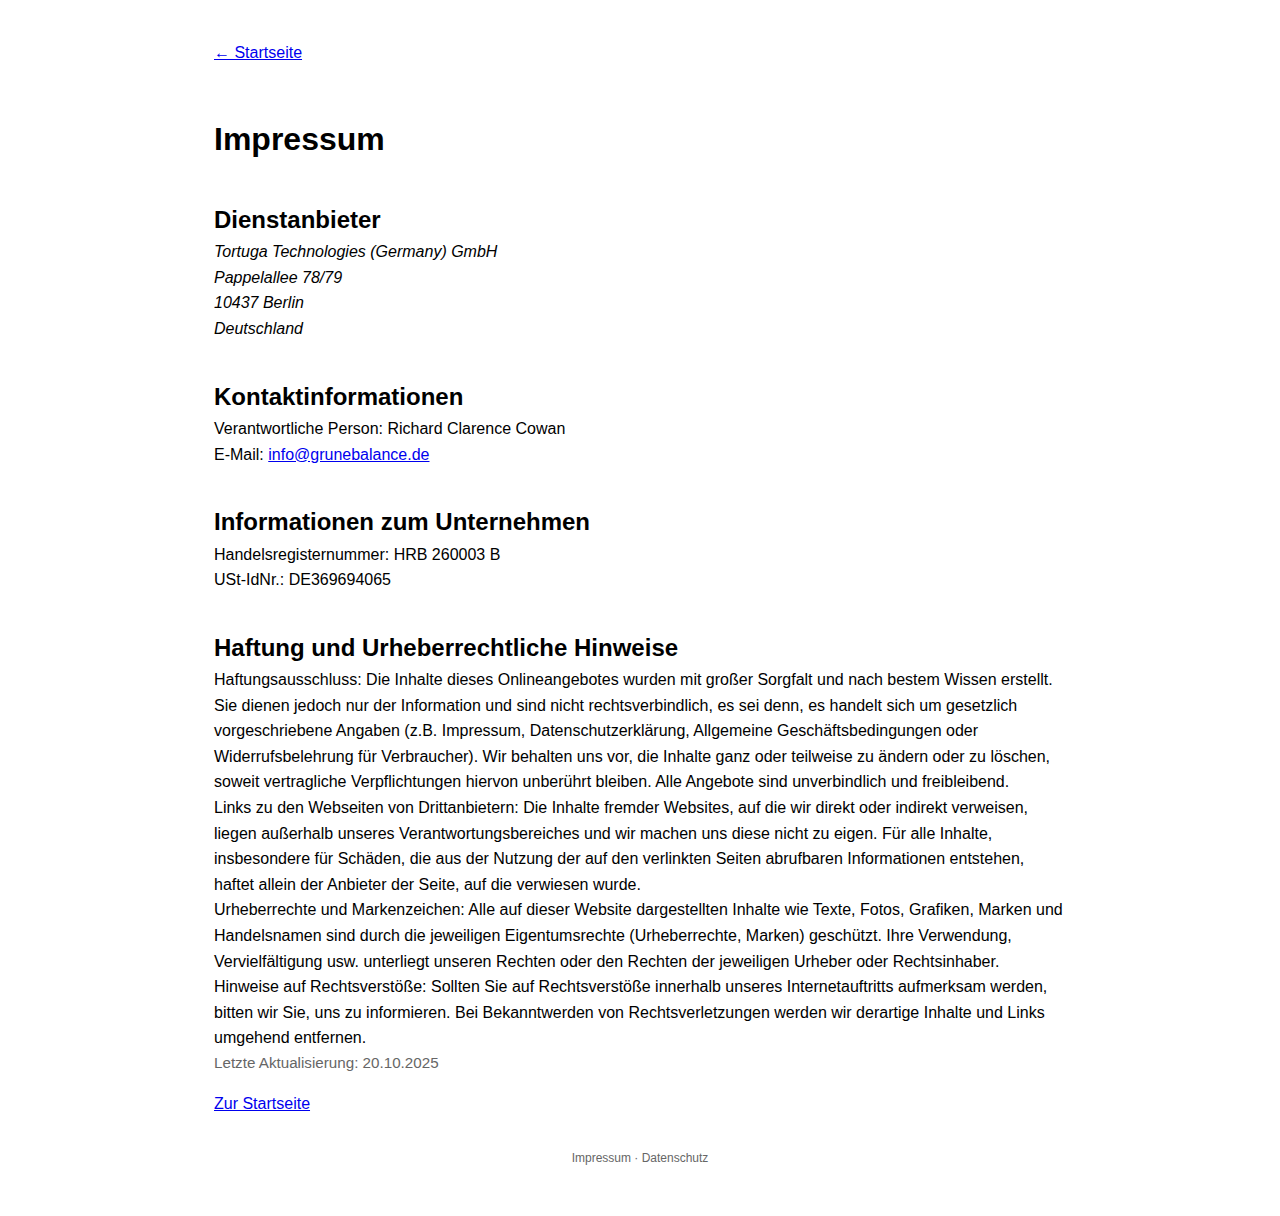
<file: impressum.html>
<!doctype html>
<html lang="de">

<head>
  <meta charset="UTF-8" />
  <meta name="viewport" content="width=device-width, initial-scale=1.0" />
  <title>Impressum | Grüne Balance</title>
  <link rel="icon" type="image/x-icon" href="/favicon.ico" />
  <link rel="stylesheet" crossorigin href="/assets/style.css">
  <style>
    /* Basic readable layout for static legal page; minimal to avoid interfering with app styles */
    body {
      max-width: 900px;
      margin: 0 auto;
      padding: 24px;
      line-height: 1.6;
    }

    h1,
    h2 {
      margin-top: 1.5em;
    }

    header,
    footer {
      margin: 1rem 0;
    }

    .muted {
      color: #666;
      font-size: 0.95em;
    }
  </style>
</head>

<body>
  <header>
    <a href="/" aria-label="Zur Startseite">← Startseite</a>
  </header>

  <main>
    <h1>Impressum</h1>

    <h2>Dienstanbieter</h2>
    <address>
      Tortuga Technologies (Germany) GmbH<br />
      Pappelallee 78/79<br />
      10437 Berlin<br />
      Deutschland
    </address>

    <h2>Kontaktinformationen</h2>
    <p>
      Verantwortliche Person: Richard Clarence Cowan<br />
      E‑Mail: <a href="mailto:info@grunebalance.de">info@grunebalance.de</a>
    </p>

    <h2>Informationen zum Unternehmen</h2>
    <p>
      Handelsregisternummer: HRB 260003 B<br />
      USt‑IdNr.: DE369694065
    </p>

    <h2>Haftung und Urheberrechtliche Hinweise</h2>
    <p>
      Haftungsausschluss: Die Inhalte dieses Onlineangebotes wurden mit großer Sorgfalt und nach bestem Wissen erstellt.
      Sie dienen jedoch nur der Information und sind nicht rechtsverbindlich, es sei denn, es handelt sich um gesetzlich
      vorgeschriebene Angaben (z.B. Impressum, Datenschutzerklärung, Allgemeine Geschäftsbedingungen oder
      Widerrufsbelehrung für Verbraucher). Wir behalten uns vor, die Inhalte ganz oder teilweise zu ändern oder zu
      löschen, soweit vertragliche Verpflichtungen hiervon unberührt bleiben. Alle Angebote sind unverbindlich und
      freibleibend.
    </p>
    <p>
      Links zu den Webseiten von Drittanbietern: Die Inhalte fremder Websites, auf die wir direkt oder indirekt
      verweisen, liegen außerhalb unseres Verantwortungsbereiches und wir machen uns diese nicht zu eigen. Für alle
      Inhalte, insbesondere für Schäden, die aus der Nutzung der auf den verlinkten Seiten abrufbaren Informationen
      entstehen, haftet allein der Anbieter der Seite, auf die verwiesen wurde.
    </p>
    <p>
      Urheberrechte und Markenzeichen: Alle auf dieser Website dargestellten Inhalte wie Texte, Fotos, Grafiken, Marken
      und Handelsnamen sind durch die jeweiligen Eigentumsrechte (Urheberrechte, Marken) geschützt. Ihre Verwendung,
      Vervielfältigung usw. unterliegt unseren Rechten oder den Rechten der jeweiligen Urheber oder Rechtsinhaber.
      Hinweise auf Rechtsverstöße: Sollten Sie auf Rechtsverstöße innerhalb unseres Internetauftritts aufmerksam werden,
      bitten wir Sie, uns zu informieren. Bei Bekanntwerden von Rechtsverletzungen werden wir derartige Inhalte und
      Links umgehend entfernen.
    </p>

    <p class="muted">Letzte Aktualisierung: <time datetime="2025-10-20">20.10.2025</time></p>
  </main>

  <footer>
    <a href="/" aria-label="Zur Startseite">Zur Startseite</a>
  </footer>
  <footer class="site-footer">
    <nav><a href="/impressum.html">Impressum</a> · <a href="/datenschutz.html">Datenschutz</a></nav>
  </footer>
  <style>
    .site-footer {
      margin: 32px 0 24px;
      text-align: center;
      color: #666;
      font-size: 12px
    }

    .site-footer a {
      color: inherit;
      text-decoration: none
    }

    .site-footer a:hover {
      text-decoration: underline
    }
  </style>
</body>

</html>
</file>
<file: assets/style.css>
* {
    margin: 0;
    padding: 0;
    box-sizing: border-box;
}

body {
    font-family: -apple-system, BlinkMacSystemFont, 'Segoe UI', Roboto, Oxygen, Ubuntu, sans-serif;
    overflow-x: hidden;
}

.app-container {
    min-height: 100vh;
    position: relative;
    overflow: hidden;
}

.background-image {
    position: absolute;
    inset: 0;
    background-image: url('/assets/background.png');
    background-size: cover;
    background-position: center;
    background-repeat: no-repeat;
    filter: brightness(0.8);
}

.background-overlay {
    position: absolute;
    inset: 0;
    background-color: rgba(0, 0, 0, 0.1);
}

.content {
    position: relative;
    z-index: 10;
    min-height: 100vh;
    display: flex;
    flex-direction: column;
    align-items: center;
    justify-content: center;
    padding: 2rem;
}

.title-container {
    margin-bottom: 3rem;
    max-width: 56rem;
    margin-left: auto;
    margin-right: auto;
}

.title-badge {
    background-color: #7CB342;
    border-radius: 9999px;
    padding: 1.5rem 3rem;
    box-shadow: 0 20px 25px -5px rgba(0, 0, 0, 0.1);
}

.title-content {
    display: flex;
    align-items: center;
    justify-content: center;
}

.title-dot {
    width: 1rem;
    height: 1rem;
    background-color: black;
    border-radius: 50%;
    margin-right: 1.5rem;
    flex-shrink: 0;
}

.title-text {
    color: black;
    font-size: 2rem;
    font-weight: bold;
    letter-spacing: 0.025em;
    text-align: center;
}

.languages-grid {
    display: flex;
    flex-wrap: wrap;
    gap: 1.5rem;
    justify-content: center;
    align-items: center;
    max-width: 56rem;
    margin: 0 auto;
    padding: 0 1rem;
}

.language-btn {
    position: relative;
    height: 8rem;
    width: 180px; /* Fixed width */
    flex: 0 0 auto; /* Prevent flex grow/shrink */
    background-color: rgba(255, 255, 255, 0.9);
    backdrop-filter: blur(4px);
    border: 2px solid rgba(255, 255, 255, 0.5);
    border-radius: 0.5rem;
    cursor: pointer;
    transition: all 0.3s ease;
    padding: 1rem;
}

.language-btn:hover {
    border-color: #7CB342;
    background-color: white;
    box-shadow: 0 20px 25px -5px rgba(0, 0, 0, 0.1);
    transform: scale(1.05);
}

.language-btn.selected {
    border-color: #7CB342;
    background-color: white;
    transform: scale(1.05);
    box-shadow: 0 20px 25px -5px rgba(0, 0, 0, 0.1);
}

.language-content {
    display: flex;
    flex-direction: column;
    align-items: center;
    justify-content: center;
    gap: 0.75rem;
    position: relative;
    z-index: 1;
}

.language-flag {
    font-size: 2.5rem;
    transition: transform 0.3s ease;
}

.language-btn:hover .language-flag {
    transform: scale(1.1);
}

.language-name {
    font-size: 1.125rem;
    font-weight: 600;
    color: #1f2937;
    transition: color 0.3s ease;
}

.language-btn:hover .language-name {
    color: #558B2F;
}

.language-hover-overlay {
    position: absolute;
    inset: 0;
    background-color: rgba(124, 179, 66, 0.1);
    opacity: 0;
    transition: opacity 0.3s ease;
    border-radius: 0.375rem;
}

.language-btn:hover .language-hover-overlay {
    opacity: 1;
}

.footer-section {
    margin-top: 3rem;
    text-align: center;
}

.footer-text {
    color: rgba(255, 255, 255, 0.8);
    font-size: 1rem;
    font-weight: 500;
}

.footer-badge-container {
    margin-top: 1rem;
}

.footer-badge {
    display: inline-block;
    background-color: rgba(124, 179, 66, 0.2);
    backdrop-filter: blur(4px);
    color: white;
    padding: 0.5rem 1rem;
    border-radius: 9999px;
    font-size: 0.875rem;
    font-weight: 500;
    letter-spacing: 0.05em;
    border: 1px solid rgba(124, 179, 66, 0.3);
}

/* Responsive adjustments */
@media (min-width: 768px) {
    .title-badge {
        padding: 2rem 4rem;
    }

    .title-dot {
        width: 1.25rem;
        height: 1.25rem;
        margin-right: 2rem;
    }

    .title-text {
        font-size: 2.5rem;
    }

    .languages-grid {
        grid-template-columns: repeat(3, 1fr);
    }

    .language-flag {
        font-size: 3rem;
    }
}
</file>
